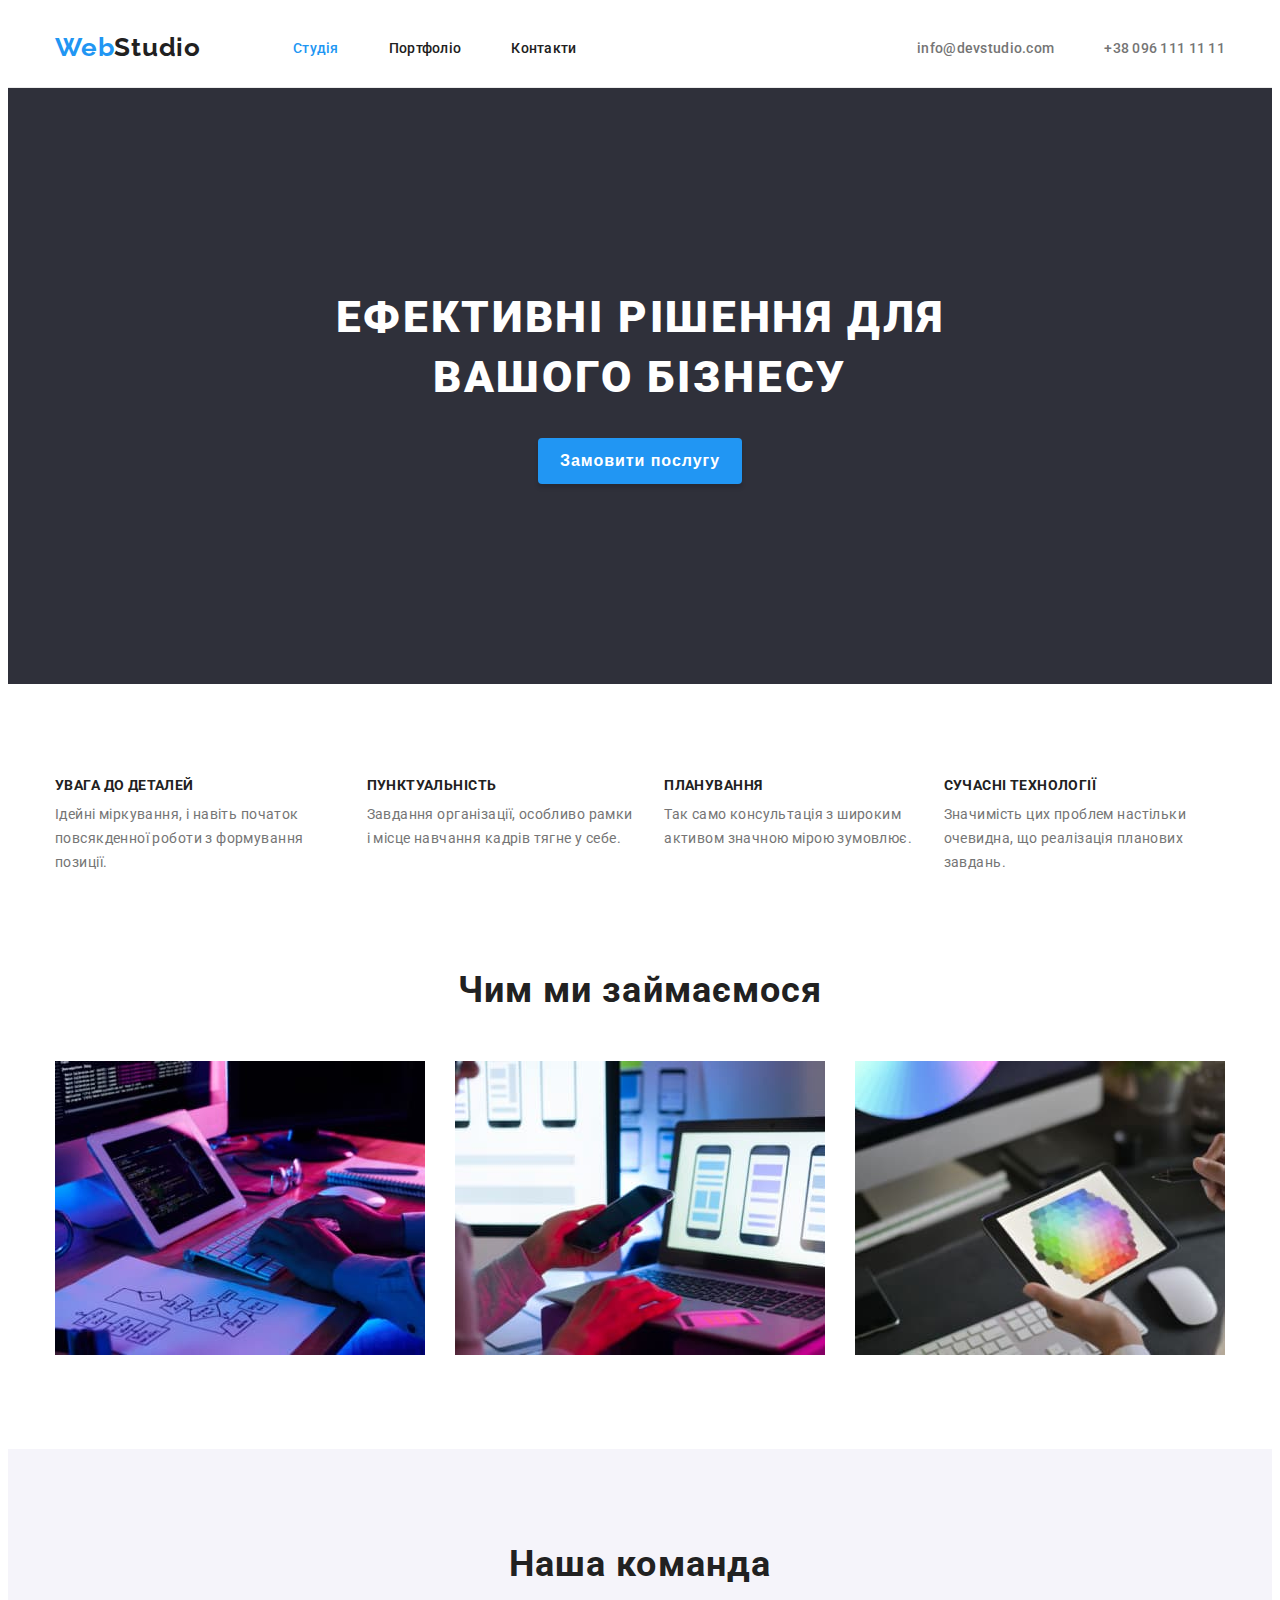
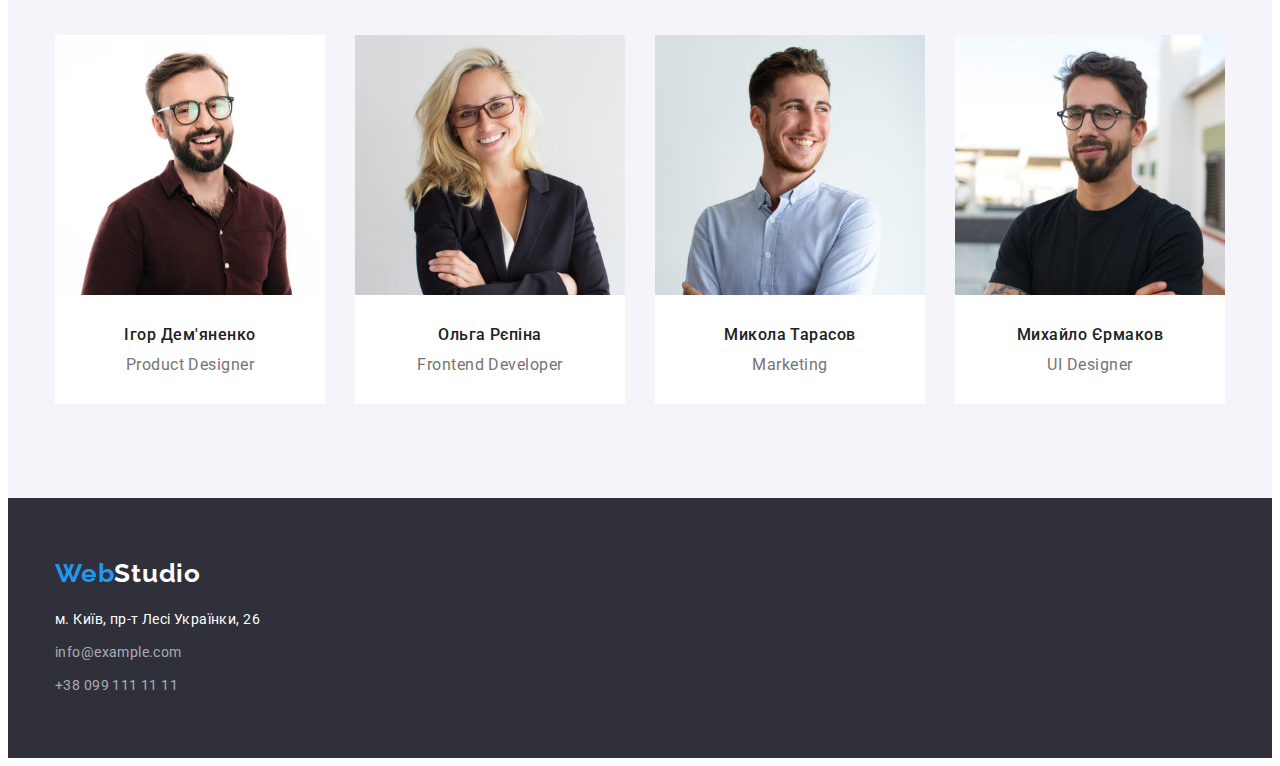
<file: index.html>
<!DOCTYPE html>
<html lang="ru">
  <head>
    <meta charset="UTF-8" />
    <meta http-equiv="X-UA-Compatible" content="IE=edge" />
    <meta name="viewport" content="width=device-width, initial-scale=1.0" />
    <title lang="en">WebStudio</title>
    <link rel="preconnect" href="https://fonts.googleapis.com" />
    <link rel="preconnect" href="https://fonts.gstatic.com" crossorigin />
    <link
      href="https://fonts.googleapis.com/css2?family=Raleway:wght@700&family=Roboto:wght@400;500;700;900&display=swap"
      rel="stylesheet"
    />
    <link
      rel="stylesheet"
      href="https://cdnjs.cloudflare.com/ajax/libs/modern-normalize/1.1.0/modern-normalize.min.css"
      integrity="sha512-wpPYUAdjBVSE4KJnH1VR1HeZfpl1ub8YT/NKx4PuQ5NmX2tKuGu6U/JRp5y+Y8XG2tV+wKQpNHVUX03MfMFn9Q=="
      crossorigin="anonymous"
      referrerpolicy="no-referrer"
    />
    <link rel="stylesheet" href="./css/style.css" />
  </head>
  <body class="page">
    <header class="header">
      <div class="container header-container">
        <nav class="navigation">
          <a href="./index.html" lang="en" class="logo link"
            ><span class="logo-web">Web</span><span class="logo-studio">Studio</span></a
          >
          <ul class="site-nav list">
            <li class="nav-list-item"><a href="./index.html" class="link current">Студія</a></li>
            <li class="nav-list-item"><a href="./portfolio.html" class="link">Портфоліо</a></li>
            <li class="nav-list-item"><a href="" class="link">Контакти</a></li>
          </ul>
        </nav>
        <ul class="contacts-nav list">
          <li class="nav-list-item">
            <a href="mailto:info@devstudio.com" class="link">info@devstudio.com</a>
          </li>
          <li class="nav-list-item">
            <a href="tel:+380961111111" class="link">+38 096 111 11 11</a>
          </li>
        </ul>
      </div>
    </header>

    <main>
      <!-- HERO -->
      <section class="hero">
        <div class="container">
          <h1 class="hero-title">Ефективні рішення для вашого бізнесу</h1>
          <button type="button" class="hero-btn cursor-btn">Замовити послугу</button>
        </div>
      </section>

      <!-- Advantage -->
      <section class="advantage section">
        <div class="container">
          <h2 class="visually-hidden">Переваги</h2>
          <ul class="advantage-list list">
            <li class="adv-list-item">
              <h3 class="adv-title">Увага до деталей</h3>
              <p class="adv-content">
                Ідейні міркування, і навіть початок повсякденної роботи з формування позиції.
              </p>
            </li>
            <li class="adv-list-item">
              <h3 class="adv-title">Пунктуальність</h3>
              <p class="adv-content">
                Завдання організації, особливо рамки і місце навчання кадрів тягне у себе.
              </p>
            </li>
            <li class="adv-list-item">
              <h3 class="adv-title">Планування</h3>
              <p class="adv-content">
                Так само консультація з широким активом значною мірою зумовлює.
              </p>
            </li>
            <li class="adv-list-item">
              <h3 class="adv-title">Сучасні технології</h3>
              <p class="adv-content">
                Значимість цих проблем настільки очевидна, що реалізація планових завдань.
              </p>
            </li>
          </ul>
        </div>
      </section>

      <!-- ABOUT US -->
      <section class="about-section">
        <div class="container">
          <h2 class="section-title">Чим ми займаємося</h2>
          <ul class="about list">
            <li class="about-list-item">
              <img src="./images/img-about-1.jpg" alt="Розробка" width="370" />
            </li>
            <li class="about-list-item">
              <img src="./images/img-about-2.jpg" alt="Аналітика" width="370" />
            </li>
            <li class="about-list-item">
              <img src="./images/img-about-3.jpg" alt="Дизайн" width="370" />
            </li>
          </ul>
        </div>
      </section>

      <!-- TEAM -->
      <section class="team section">
        <div class="container">
          <h2 class="section-title">Наша команда</h2>
          <ul class="team-list list">
            <li class="item">
              <img src="./images/img-team-1.jpg" alt="Ігор Дем'яненко" width="270" height="260" />
              <div class="team-content">
                <h3 class="content-title">Ігор Дем'яненко</h3>
                <p lang="en" class="team-spec">Product Designer</p>
              </div>
            </li>
            <li class="item">
              <img src="./images/img-team-2.jpg" alt="Ольга Рєпіна" width="270" height="260" />
              <div class="team-content">
                <h3 class="content-title">Ольга Рєпіна</h3>
                <p lang="en" class="team-spec">Frontend Developer</p>
              </div>
            </li>
            <li class="item">
              <img src="./images/img-team-3.jpg" alt="Микола Тарасов" width="270" height="260" />
              <div class="team-content">
                <h3 class="content-title">Микола Тарасов</h3>
                <p lang="en" class="team-spec">Marketing</p>
              </div>
            </li>
            <li class="item">
              <img src="./images/img-team-4.jpg" alt="Михайло Єрмаков" width="270" height="260" />
              <div class="team-content">
                <h3 class="content-title">Михайло Єрмаков</h3>
                <p lang="en" class="team-spec">UI Designer</p>
              </div>
            </li>
          </ul>
        </div>
      </section>
    </main>

    <!-- FOOTER -->
    <footer class="footer">
      <div class="container">
        <a href="./index.html" lang="en" class="link"
          ><span class="logo-web">Web</span><span class="logo-studio">Studio</span></a
        >
        <address>
          <ul class="address list">
            <li class="footer-list">
              <a href="./index.html" class="link address">м. Київ, пр-т Лесі Українки, 26</a>
            </li>
            <li class="footer-list">
              <a href="mailto:info@example.com" class="link special-link">info@example.com</a>
            </li>
            <li>
              <a href="tel:+380991111111" class="link special-link">+38 099 111 11 11</a>
            </li>
          </ul>
        </address>
      </div>
    </footer>
  </body>
</html>
</file>
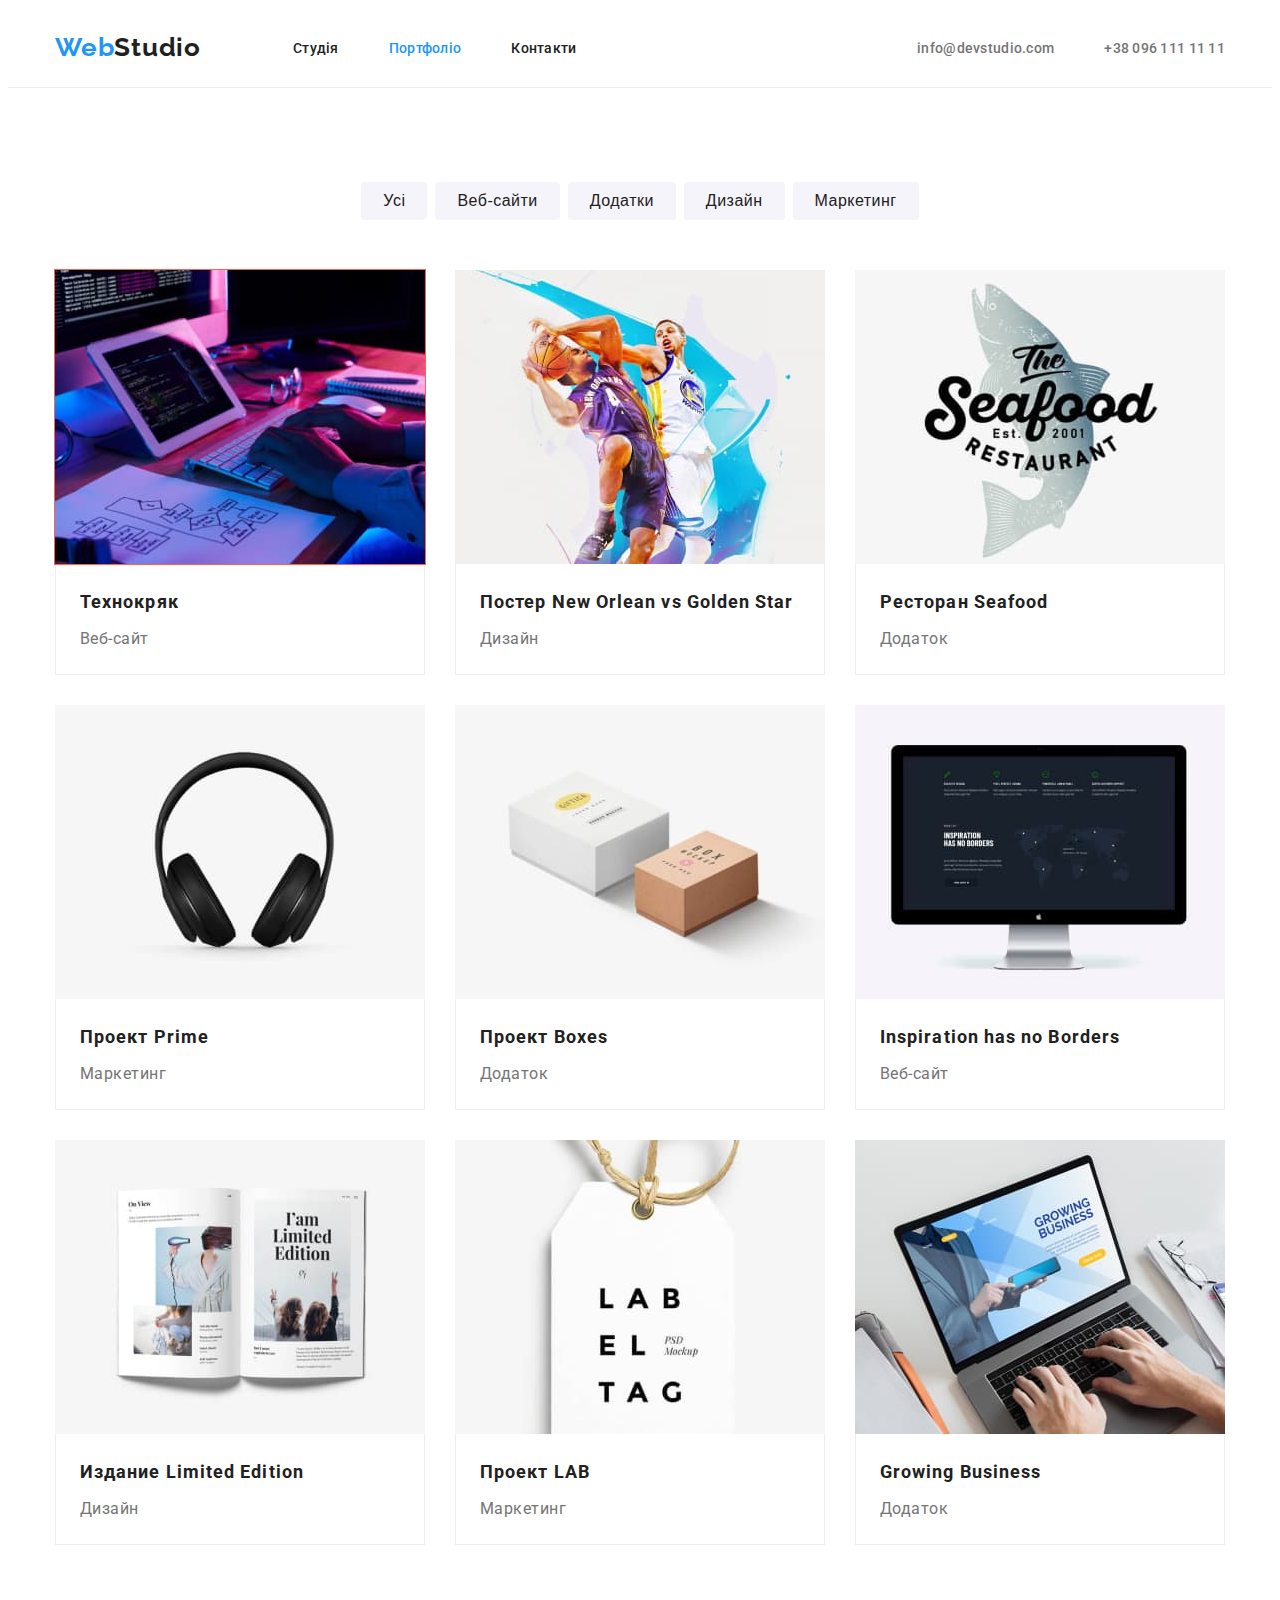
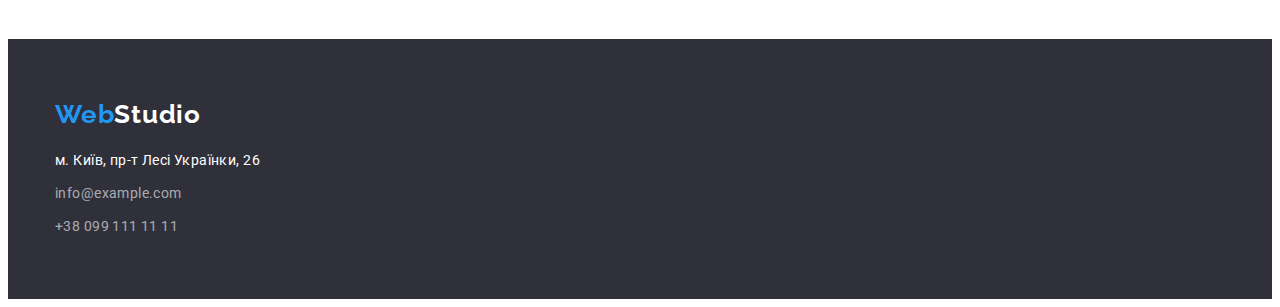
<file: portfolio.html>
<!DOCTYPE html>
<html lang="ru">
  <head>
    <meta charset="UTF-8" />
    <meta http-equiv="X-UA-Compatible" content="IE=edge" />
    <meta name="viewport" content="width=device-width, initial-scale=1.0" />
    <title lang="en">Портфолио</title>
    <link rel="preconnect" href="https://fonts.googleapis.com" />
    <link rel="preconnect" href="https://fonts.gstatic.com" crossorigin />
    <link
      href="https://fonts.googleapis.com/css2?family=Raleway:wght@700&family=Roboto:wght@400;500;700;900&display=swap"
      rel="stylesheet"
    />
    <link
      rel="stylesheet"
      href="https://cdnjs.cloudflare.com/ajax/libs/modern-normalize/1.1.0/modern-normalize.min.css"
      integrity="sha512-wpPYUAdjBVSE4KJnH1VR1HeZfpl1ub8YT/NKx4PuQ5NmX2tKuGu6U/JRp5y+Y8XG2tV+wKQpNHVUX03MfMFn9Q=="
      crossorigin="anonymous"
      referrerpolicy="no-referrer"
    />

    <link rel="stylesheet" href="./css/style.css" />
  </head>
  <body class="page">
    <header class="header">
      <div class="container header-container">
        <nav class="navigation">
          <a href="./index.html" lang="en" class="logo link"
            ><span class="logo-web">Web</span><span class="logo-studio">Studio</span></a
          >
          <ul class="site-nav list">
            <li class="nav-list-item"><a href="./index.html" class="link">Студія</a></li>
            <li class="nav-list-item">
              <a href="./portfolio.html" class="link current">Портфоліо</a>
            </li>
            <li class="nav-list-item"><a href="" class="link">Контакти</a></li>
          </ul>
        </nav>
        <ul class="contacts-nav list">
          <li class="nav-list-item">
            <a href="mailto:info@devstudio.com" class="link">info@devstudio.com</a>
          </li>
          <li class="nav-list-item">
            <a href="tel:+380961111111" class="link">+38 096 111 11 11</a>
          </li>
        </ul>
      </div>
    </header>

    <main>
      <section class="section">
        <!-- PORTFOLIO FILTER -->
        <div class="container">
          <h1 class="visually-hidden">Портфоліо</h1>
          <ul class="portfolio-filter list">
            <li class="btn-filter-item">
              <button type="button" class="portfolio-btn cursor-btn">Усі</button>
            </li>
            <li class="btn-filter-item">
              <button type="button" class="portfolio-btn cursor-btn">Веб-сайти</button>
            </li>
            <li class="btn-filter-item">
              <button type="button" class="portfolio-btn cursor-btn">Додатки</button>
            </li>
            <li class="btn-filter-item">
              <button type="button" class="portfolio-btn cursor-btn">Дизайн</button>
            </li>
            <li class="btn-filter-item">
              <button type="button" class="portfolio-btn cursor-btn">Маркетинг</button>
            </li>
          </ul>

          <!-- PORTFOLIO MAIN CONTENT -->
          <ul class="portfolio-cards list">
            <li class="cards-item">
              <article>
                <div class="card-thumb">
                  <a href="" class="link">
                    <img src="./images/img-about-1.jpg" alt="Технокряк" width="370" />
                    </div>
                    <div class="cards-name">
                      <h2 class="portfolio-title">Технокряк</h2>
                      <p class="portfolio-type">Веб-сайт</p>
                    </div>
                  </a>
                
              </article>
            </li>

            <li class="cards-item">
              <a href="" class="link">
                <img
                  src="./images/img-portfolio-2.jpg"
                  alt="Постер New Orlean vs Golden Star"
                  width="370"
                />
                <div class="cards-name">
                  <h2 class="portfolio-title">Постер New Orlean vs Golden Star</h2>
                  <p class="portfolio-type">Дизайн</p>
                </div>
              </a>
            </li>

            <li class="cards-item">
              <a href="" class="link">
                <img src="./images/img-portfolio-3.jpg" alt="Ресторан Seafood" width="370" />
                <div class="cards-name">
                  <h2 class="portfolio-title">Ресторан Seafood</h2>
                  <p class="portfolio-type">Додаток</p>
                </div>
              </a>
            </li>

            <li class="cards-item">
              <a href="" class="link">
                <img src="./images/img-portfolio-4.jpg" alt="Проект Prime" width="370" />
                <div class="cards-name">
                  <h2 class="portfolio-title">Проект Prime</h2>
                  <p class="portfolio-type">Маркетинг</p>
                </div>
              </a>
            </li>

            <li class="cards-item">
              <a href="" class="link">
                <img src="./images/img-portfolio-5.jpg" alt="Проект Boxes" width="370" />
                <div class="cards-name">
                  <h2 class="portfolio-title">Проект Boxes</h2>
                  <p class="portfolio-type">Додаток</p>
                </div>
              </a>
            </li>

            <li class="cards-item">
              <a href="" class="link">
                <img
                  src="./images/img-portfolio-6.jpg"
                  alt="Inspiration has no Borders"
                  width="370"
                />
                <div class="cards-name">
                  <h2 class="portfolio-title">Inspiration has no Borders</h2>
                  <p class="portfolio-type">Веб-сайт</p>
                </div>
              </a>
            </li>

            <li class="cards-item">
              <a href="" class="link">
                <img src="./images/img-portfolio-7.jpg" alt="Издание Limited Edition" width="370" />
                <div class="cards-name">
                  <h2 class="portfolio-title">Издание Limited Edition</h2>
                  <p class="portfolio-type">Дизайн</p>
                </div>
              </a>
            </li>

            <li class="cards-item">
              <a href="" class="link">
                <img src="./images/img-portfolio-8.jpg" alt="Проект LAB" width="370" />
                <div class="cards-name">
                  <h2 class="portfolio-title">Проект LAB</h2>
                  <p class="portfolio-type">Маркетинг</p>
                </div>
              </a>
            </li>

            <li class="cards-item">
              <a href="" class="link">
                <img src="./images/img-portfolio-9.jpg" alt="Growing Business" width="370" />
                <div class="cards-name">
                  <h2 class="portfolio-title">Growing Business</h2>
                  <p class="portfolio-type">Додаток</p>
                </div>
              </a>
            </li>
          </ul>
        </div>
      </section>
    </main>

    <!-- FOOTER -->
    <footer class="footer">
      <div class="container">
        <a href="./index.html" lang="en" class="link"
          ><span class="logo-web">Web</span><span class="logo-studio">Studio</span></a
        >
        <address>
          <ul class="address list">
            <li class="footer-list">
              <a href="./index.html" class="link address">м. Київ, пр-т Лесі Українки, 26</a>
            </li>
            <li class="footer-list">
              <a href="mailto:info@example.com" class="link special-link">info@example.com</a>
            </li>
            <li>
              <a href="tel:+380991111111" class="link special-link">+38 099 111 11 11</a>
            </li>
          </ul>
        </address>
      </div>
    </footer>
  </body>
</html>
</file>
<file: css/style.css>
:root {
  --accent-text-color: #2196f3;
  --main-text-color: #757575;
  --secondary-text-color: #212121;
  --bg-title-color: #ffffff;
  --cards-item-gap: 30px;
}

html {
  box-sizing: border-box;
}

*,
*::after,
*::before {
  box-sizing: inherit;
}

h1,
h2,
h3,
h4,
h5,
h6,
p {
  margin-top: 0;
  margin-bottom: 0;
}

ul,
ol {
  margin-top: 0;
  margin-bottom: 0;
  padding-left: 0;
}

img {
  display: block;
  max-width: 100%;
  height: auto;
}

address {
  font-style: normal;
  margin-top: 20px;
}

.container {
  width: 1200px;
  margin-left: auto;
  margin-right: auto;
  padding-left: 15px;
  padding-right: 15px;
}

.section {
  padding-top: 94px;
  padding-bottom: 94px;
}

.section-title {

margin-bottom: 50px;

  font-weight: 700;
  font-size: 36px;
  line-height: 1.17;
  text-align: center;
  letter-spacing: 0.03em;
  color: var(--secondary-text-color);
}

.page {
  font-family: Roboto, sans-serif;
  font-weight: 400;
  background-color: #ffffff;
  color: var(--main-text-color);
}

.list {
  padding: 0;
  margin: 0;
  list-style: none;
}

.link {
  text-decoration: none;
}

.visually-hidden {
  position: absolute;
  white-space: nowrap;
  width: 1px;
  height: 1px;
  overflow: hidden;
  border: 0;
  padding: 0;
  clip: rect(0 0 0 0);
  clip-path: inset(50%);
  margin: -1px;
}

/* =====Палитра цветов===== 
Логотип, акцент ховер #2196F3
Навигация основной цвет, h2 #212121;
Вторичный цвет навигация, параграфы #757575
Фон навигации, h1, кнопка #FFFFFF
Бэкграунд heroes + footer #2F303A;
Бэкграунд секции advantage #E5E5E5;
Бэкграунд секции team #F5F4FA
Footer rgba(255, 255, 255, 0.6)
*/

/* font-family: Raleway, sans-serif;
font-family: Roboto, sans-serif; */

/* ===== INDEX ===== */
/* ===== HEADER ====== */

.header {
  padding-top: 24px;
  padding-bottom: 24px;
  border-bottom: 1px solid #ececec;
}

.header-container {
  display: flex;
  align-items: center;
}
.navigation {
  display: flex;
  align-items: center;
}

.logo {
  margin-right: 92px;
}

.logo-web {
  font-family: Raleway, sans-serif;
  font-weight: 700;
  font-size: 26px;
  line-height: 1.19;
  letter-spacing: 0.03em;

  color: var(--accent-text-color);
}

.logo-studio {
  font-family: Raleway, sans-serif;
  font-weight: 700;
  font-size: 26px;
  line-height: 1.19;
  letter-spacing: 0.03em;

  color: var(--secondary-text-color);
}

.site-nav {
  display: flex;
  align-items: center;
}

.site-nav .link {
  font-weight: 500;
  font-size: 14px;
  line-height: 1.14;
  letter-spacing: 0.02em;

  color: var(--secondary-text-color);
}

.site-nav .link.current {
  color: var(--accent-text-color);
}

.site-nav .link:hover,
.site-nav .link:focus {
  color: var(--accent-text-color);
}

.nav-list-item:not(:last-child) {
  margin-right: 50px;
}

.contacts-nav {
  display: flex;
  align-items: center;
  margin-left: auto;
}

.contacts-nav .link {
  font-weight: 500;
  font-size: 14px;
  line-height: 1.14;
  letter-spacing: 0.02em;

  color: var(--main-text-color);
}

.contacts-nav .link:hover,
.contacts-nav .link:focus {
  color: var(--accent-text-color);
}

/* ===== HERO ====== */
.hero {
  background-color: #2f303a;
  text-align: center;
  padding-top: 200px;
  padding-bottom: 200px;
}

.hero-title {
  width: 696px;
  margin-left: auto;
  margin-right: auto;
  margin-bottom: 30px;
  font-weight: 900;
  font-size: 44px;
  line-height: 1.36;
  text-align: center;
  letter-spacing: 0.06em;
  text-transform: uppercase;

  color: var(--bg-title-color);
}

.hero-btn {
  padding: 8px 22px;
  border: 0;
  font-weight: 700;
  font-size: 16px;
  line-height: 1.87;

  text-align: center;
  letter-spacing: 0.06em;

  color: var(--bg-title-color);
  background-color: var(--accent-text-color);
  box-shadow: 0px 4px 4px rgba(0, 0, 0, 0.15);
  border-radius: 4px;
}

.hero-btn:hover,
.hero-btn:focus {
  color: var(--bg-title-color);
  background-color: #188CE8;
  
}

.cursor-btn {
  cursor: pointer;
}


/* ===== ADVANTAGE ====== */
.advantage {
  background-color: var(--bg-title-color);
}

.advantage-list {
  display: flex;
}

.advantage-list .adv-title {
  margin-bottom: 10px;
  font-weight: 700;
  font-size: 14px;
  line-height: 1.14;

  letter-spacing: 0.03em;
  text-transform: uppercase;

  color: var(--secondary-text-color);
}
.advantage-list .adv-content {
  font-size: 14px;
  line-height: 1.71;
  letter-spacing: 0.03em;
}

.adv-list-item:not(:last-child) {
  margin-right: 30px;
}

/* ===== ABOUT US ====== */
.about-section {
  background-color: var(--bg-title-color);
  padding-bottom: 94px;
}

.about.list {
  display: flex;
  justify-content: space-between;
  align-items: center;
 
}

/* ===== TEAM ====== */
.team {
  background-color: #f5f4fa;
  padding-top: 94px;
  padding-bottom: 94px;
}

.team .section-title {
  font-weight: 700;
  font-size: 36px;
  line-height: 1.17;
  text-align: center;
  letter-spacing: 0.03em;
  color: var(--secondary-text-color);
}

.team .content-title {
  font-weight: 500;
  font-size: 16px;
  line-height: 1.19;
  text-align: center;
  letter-spacing: 0.03em;
  color: var(--secondary-text-color);
  margin-bottom: 10px;
}

.team .team-content {
padding-top: 30px;
padding-bottom: 30px;
}

.team .team-spec {
  font-size: 16px;
  line-height: 1.19;
  text-align: center;
  letter-spacing: 0.03em;
  
}

.team-list {
  display: flex;
  flex-wrap: wrap;
  
}

.team-list .item{
  width: 270px;
  background-color: var(--bg-title-color);
  margin-right: 30px;
}

.team-list .item:last-child {
  margin-right: 0;
}

/* ===== FOOTER ===== */
.footer {
  background-color: #2f303a;
  padding-top: 60px;
  padding-bottom: 60px;
}

.footer .logo-web {
  font-family: Raleway, sans-serif;
  font-weight: 700;
  font-size: 26px;
  line-height: 1.19;
  letter-spacing: 0.03em;
  color: var(--accent-text-color);
}

.footer .logo-studio {
  font-family: Raleway, sans-serif;
  font-weight: 700;
  font-size: 26px;
  line-height: 1.19;
  letter-spacing: 0.03em;
  color: var(--bg-title-color);
}

.footer-list{
  margin-bottom: 9px;
}


.address {
  font-style: normal;
  font-size: 14px;
  line-height: 1.71;
  letter-spacing: 0.03em;
  color: var(--bg-title-color);
  

}

.address:hover,
.address:focus {
  color: var(--accent-text-color);
}

.footer .special-link {
  font-style: normal;
  font-size: 14px;
  line-height: 1.71;
  letter-spacing: 0.03em;
  color: rgba(255, 255, 255, 0.6);
  
}

.footer .special-link:hover,
.footer .special-link:focus {
  color: var(--accent-text-color);
}


/* ====== PORTFOLIO PAGE ====== */

.portfolio-filter {
  display: flex;
  justify-content:center;
  margin-bottom: 50px;
}

.btn-filter-item {
margin-right: 8px;
}

.btn-filter-item:last-child {
  margin-right: 0;
}

.portfolio-btn {
  font-weight: 500;
  font-size: 16px;
  line-height: 1.62;
  text-align: center;
  letter-spacing: 0.03em;
  color: var(--secondary-text-color);
  background-color: #f5f4fa;
  border: transparent;
  border-radius: 4px;
  padding: 6px 22px;
}



.portfolio-btn:hover,
.portfolio-btn:focus {
  color: var(--bg-title-color);
  background-color: var(--accent-text-color);
}

.portfolio-title {
  margin-bottom: 4px;
  font-weight: 700;
  font-size: 18px;
  line-height: 2;
  letter-spacing: 0.06em;
  color: var(--secondary-text-color);
}

.portfolio-type {
  font-size: 16px;
  line-height: 1.87;
  letter-spacing: 0.03em;
  color: var(--main-text-color);
}

/* ====== PORTFOLIO MAIN CONTENT ====== */

.portfolio-cards{
  display: flex;
  flex-wrap: wrap;
margin-right: calc(-1*var(--cards-item-gap));
margin-bottom: calc(-1*var(--cards-item-gap));
}

.cards-item {
flex-basis: calc(100% / 3 - var(--cards-item-gap));
 margin-right: var(--cards-item-gap);
 margin-bottom: var(--cards-item-gap);
background-color:var(--bg-title-color);
}

/* .cards-item:nth-child(3n) {
  margin-right: 0px;
  
}

.cards-item:nth-last-child(-n + 3) {
  margin-bottom: 0px;
} */

.card-thumb{
  outline: 1px solid tomato;
}


.cards-name {
 padding: 20px 24px;
border-left: 1px solid #EEEEEE;
  border-right: 1px solid #EEEEEE;
  border-bottom: 1px solid #EEEEEE;
  
}
</file>
